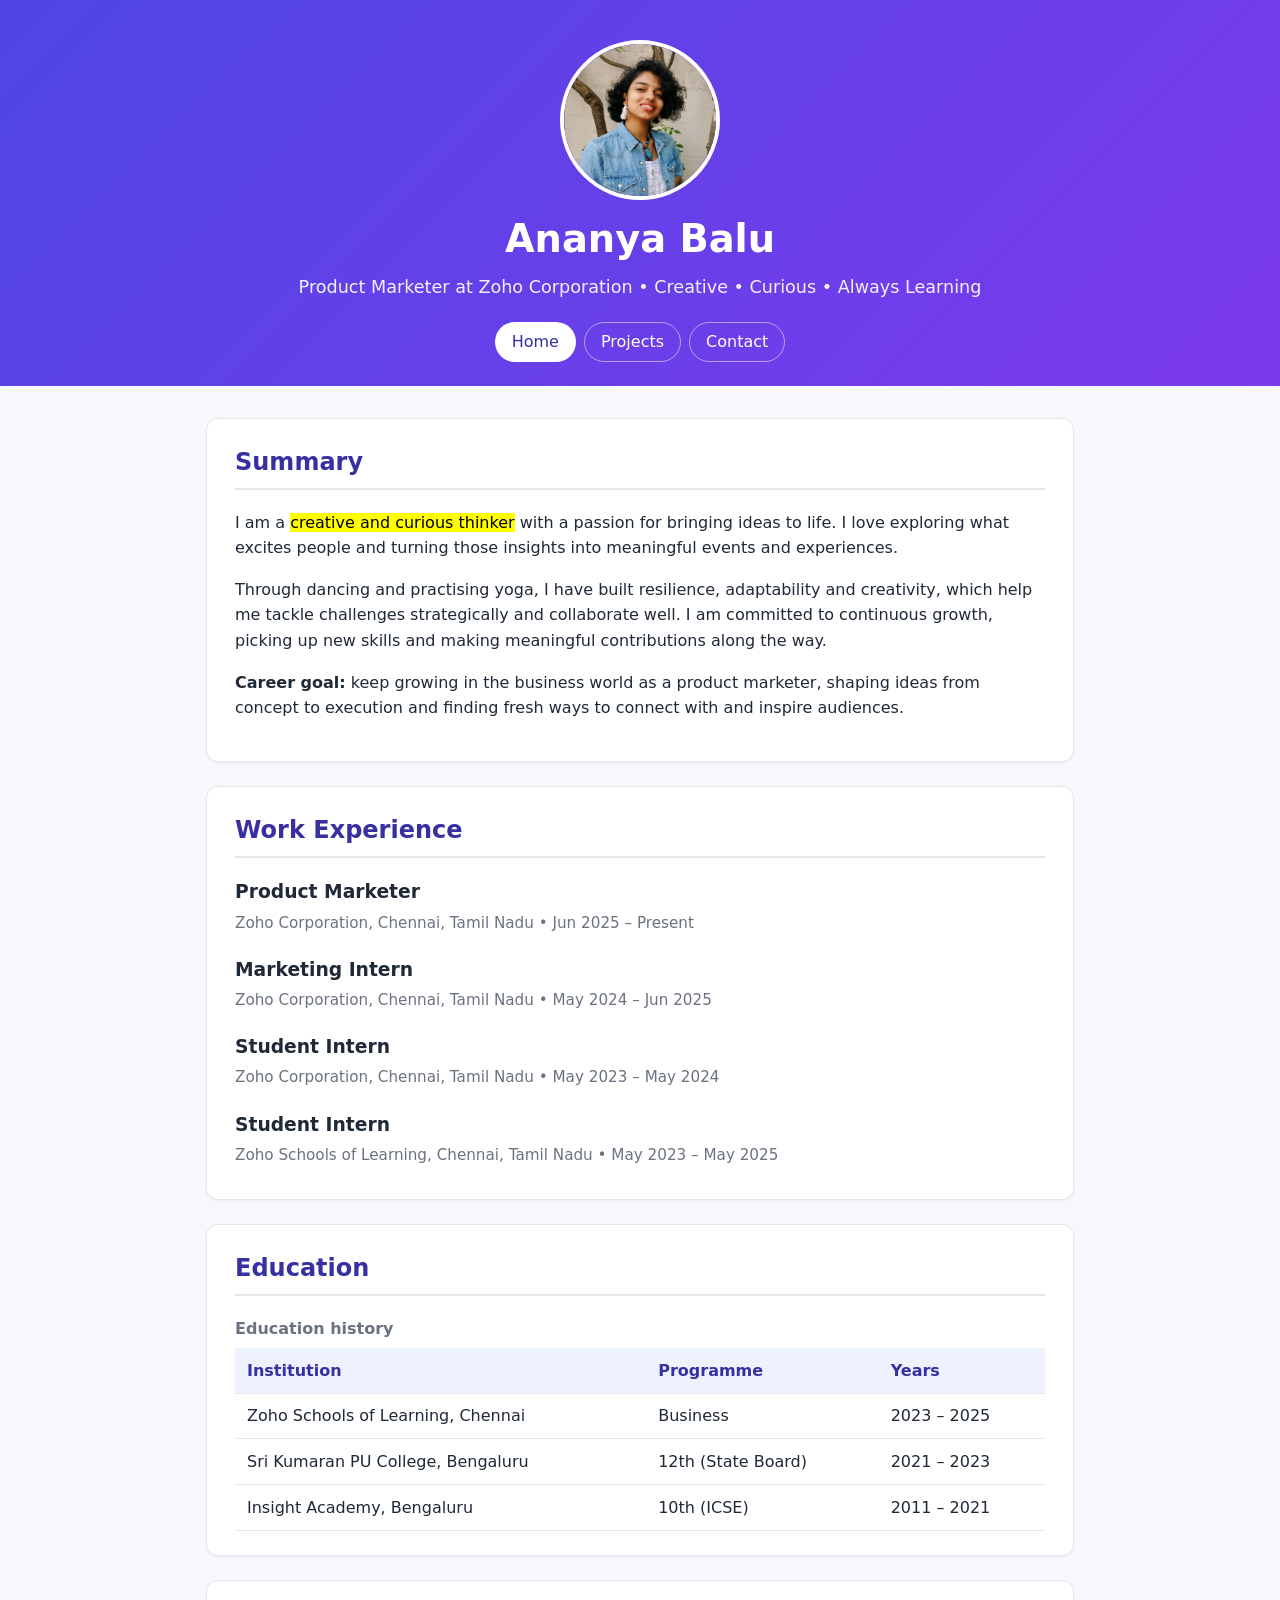
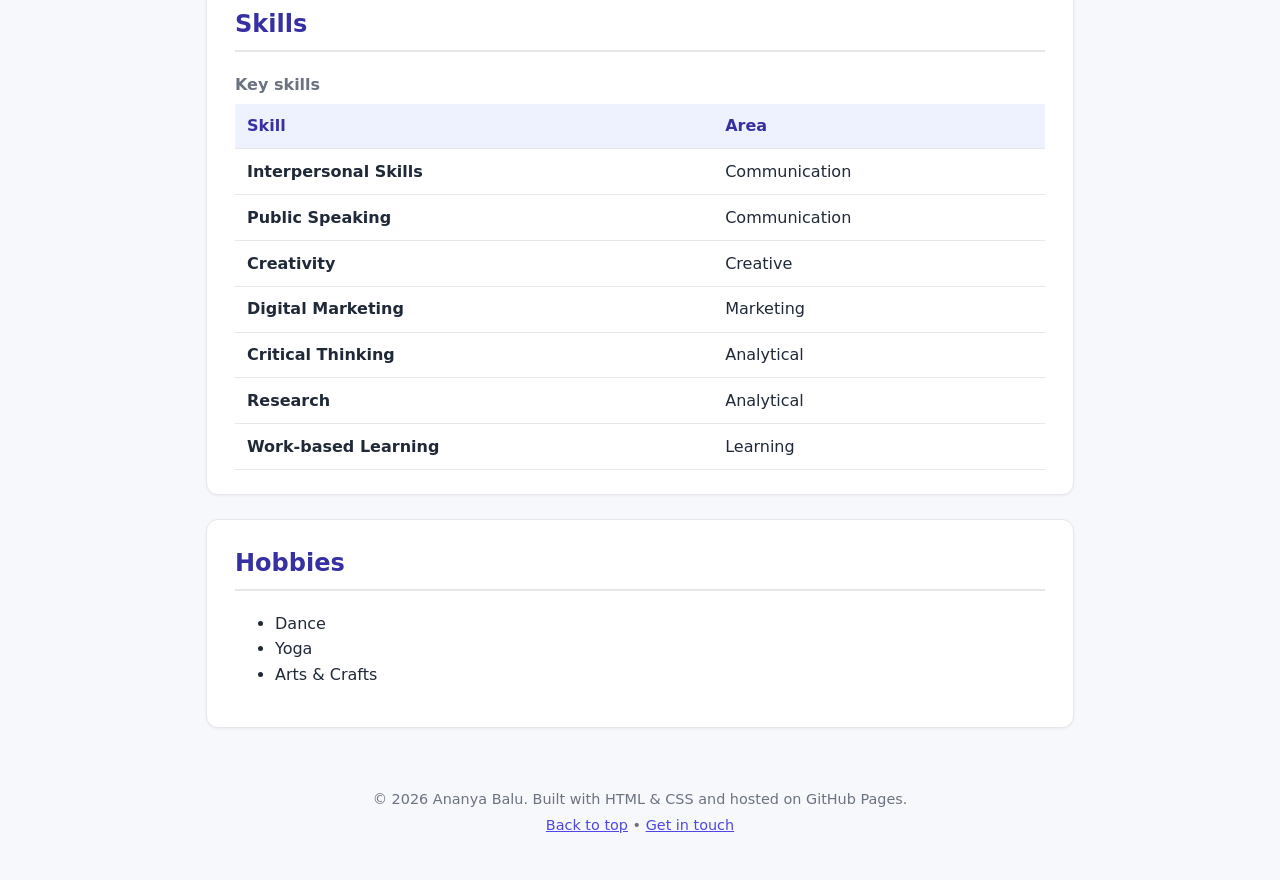
<file: index.html>
<!DOCTYPE html>
<html lang="en">
<head>
  <meta charset="UTF-8">
  <meta name="viewport" content="width=device-width, initial-scale=1.0">
  <meta name="description" content="Resume of Ananya Balu, Product Marketer at Zoho Corporation.">
  <title>Ananya Balu | Resumé</title>
  <link rel="stylesheet" href="style.css">
</head>
<body>

  <header class="site-header" id="top">
    <img class="profile-photo" src="images/profilepic.jpeg" alt="Portrait of Ananya Balu smiling, wearing a denim jacket">
    <h1>Ananya Balu</h1>
    <p class="tagline">Product Marketer at Zoho Corporation &bull; Creative &bull; Curious &bull; Always Learning</p>

    <nav class="site-nav" aria-label="Main navigation">
      <ul>
        <li><a href="index.html" aria-current="page">Home</a></li>
        <li><a href="projects.html">Projects</a></li>
        <li><a href="contact.html">Contact</a></li>
      </ul>
    </nav>
  </header>

  <main>

    <section id="summary">
      <h2>Summary</h2>
      <p>
        I am a <mark>creative and curious thinker</mark> with a passion for bringing ideas to life. I love
        exploring what excites people and turning those insights into meaningful events and experiences.
      </p>
      <p>
        Through dancing and practising yoga, I have built resilience, adaptability and creativity, which help me
        tackle challenges strategically and collaborate well. I am committed to continuous growth, picking up new
        skills and making meaningful contributions along the way.
      </p>
      <p><strong>Career goal:</strong> keep growing in the business world as a product marketer, shaping ideas from concept to execution and finding fresh ways to connect with and inspire audiences.</p>
    </section>

    <section id="experience">
      <h2>Work Experience</h2>

      <article>
        <h3>Product Marketer</h3>
        <p class="meta">Zoho Corporation, Chennai, Tamil Nadu &bull;
          <time datetime="2025-06">Jun 2025</time> &ndash; Present
        </p>
      </article>

      <article>
        <h3>Marketing Intern</h3>
        <p class="meta">Zoho Corporation, Chennai, Tamil Nadu &bull;
          <time datetime="2024-05">May 2024</time> &ndash; <time datetime="2025-06">Jun 2025</time>
        </p>
      </article>

      <article>
        <h3>Student Intern</h3>
        <p class="meta">Zoho Corporation, Chennai, Tamil Nadu &bull;
          <time datetime="2023-05">May 2023</time> &ndash; <time datetime="2024-05">May 2024</time>
        </p>
      </article>

      <article>
        <h3>Student Intern</h3>
        <p class="meta">Zoho Schools of Learning, Chennai, Tamil Nadu &bull;
          <time datetime="2023-05">May 2023</time> &ndash; <time datetime="2025-05">May 2025</time>
        </p>
      </article>
    </section>

    <section id="education">
      <h2>Education</h2>
      <table>
        <caption>Education history</caption>
        <thead>
          <tr>
            <th scope="col">Institution</th>
            <th scope="col">Programme</th>
            <th scope="col">Years</th>
          </tr>
        </thead>
        <tbody>
          <tr>
            <td>Zoho Schools of Learning, Chennai</td>
            <td>Business</td>
            <td><time datetime="2023-05">2023</time> &ndash; <time datetime="2025-05">2025</time></td>
          </tr>
          <tr>
            <td>Sri Kumaran PU College, Bengaluru</td>
            <td>12th (State Board)</td>
            <td><time datetime="2021">2021</time> &ndash; <time datetime="2023">2023</time></td>
          </tr>
          <tr>
            <td>Insight Academy, Bengaluru</td>
            <td>10th (ICSE)</td>
            <td><time datetime="2011">2011</time> &ndash; <time datetime="2021">2021</time></td>
          </tr>
        </tbody>
      </table>
    </section>

    <section id="skills">
      <h2>Skills</h2>
      <table>
        <caption>Key skills</caption>
        <thead>
          <tr>
            <th scope="col">Skill</th>
            <th scope="col">Area</th>
          </tr>
        </thead>
        <tbody>
          <tr><th scope="row">Interpersonal Skills</th><td>Communication</td></tr>
          <tr><th scope="row">Public Speaking</th><td>Communication</td></tr>
          <tr><th scope="row">Creativity</th><td>Creative</td></tr>
          <tr><th scope="row">Digital Marketing</th><td>Marketing</td></tr>
          <tr><th scope="row">Critical Thinking</th><td>Analytical</td></tr>
          <tr><th scope="row">Research</th><td>Analytical</td></tr>
          <tr><th scope="row">Work-based Learning</th><td>Learning</td></tr>
        </tbody>
      </table>
    </section>

    <section id="interests">
      <h2>Hobbies</h2>
      <ul>
        <li>Dance</li>
        <li>Yoga</li>
        <li>Arts & Crafts</li>
      </ul>
    </section>

  </main>

  <footer class="site-footer">
    <p>&copy; 2026 Ananya Balu. Built with HTML &amp; CSS and hosted on GitHub Pages.</p>
    <p><a href="#top">Back to top</a> &bull; <a href="contact.html">Get in touch</a></p>
  </footer>

</body>
</html>
</file>
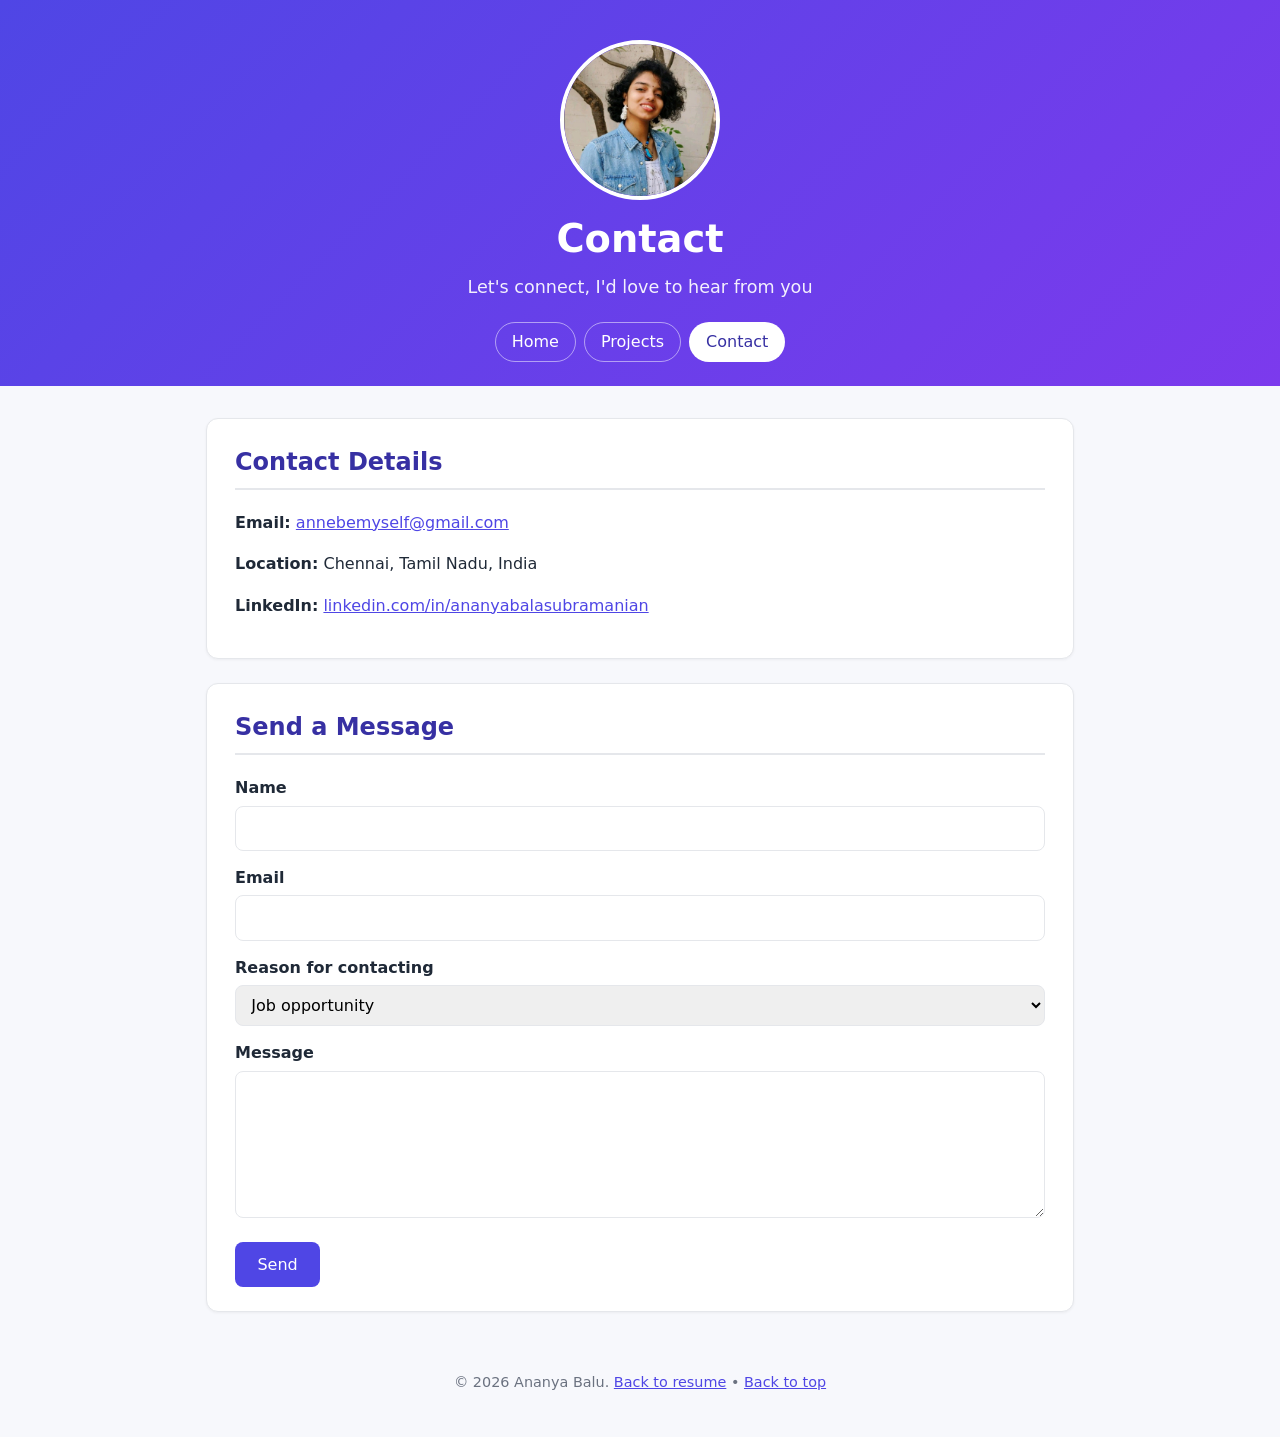
<file: contact.html>
<!DOCTYPE html>
<html lang="en">
<head>
  <meta charset="UTF-8">
  <meta name="viewport" content="width=device-width, initial-scale=1.0">
  <title>Contact | Ananya Balu</title>
  <link rel="stylesheet" href="style.css">
</head>
<body>

  <header class="site-header" id="top">
    <img class="profile-photo" src="images/profilepic.jpeg" alt="Portrait of Ananya Balu smiling, wearing a denim jacket">
    <h1>Contact</h1>
    <p class="tagline">Let's connect, I'd love to hear from you</p>

    <nav class="site-nav" aria-label="Main navigation">
      <ul>
        <li><a href="index.html">Home</a></li>
        <li><a href="projects.html">Projects</a></li>
        <li><a href="contact.html" aria-current="page">Contact</a></li>
      </ul>
    </nav>
  </header>

  <main>

    <section id="details">
      <h2>Contact Details</h2>
      <address>
        <p><strong>Email:</strong> <a href="mailto:annebemyself@gmail.com">annebemyself@gmail.com</a></p>
        <p><strong>Location:</strong> Chennai, Tamil Nadu, India</p>
        <p><strong>LinkedIn:</strong> <a href="https://www.linkedin.com/in/ananyabalasubramanian" target="_blank" rel="noopener">linkedin.com/in/ananyabalasubramanian</a></p>
      </address>
    </section>

    <section id="message">
      <h2>Send a Message</h2>
      <!-- Opens the visitor's email app. Swap for a form service later if you like. -->
      <form>
        <label for="name">Name</label>
        <input type="text" id="name" name="name" required>

        <label for="email">Email</label>
        <input type="email" id="email" name="email" required>

        <label for="reason">Reason for contacting</label>
        <select id="reason" name="reason">
          <option>Job opportunity</option>
          <option>Collaboration</option>
          <option>Reaching out</option>
        </select>

        <label for="msg">Message</label>
        <textarea id="msg" name="message" rows="5" required></textarea>

        <button type="submit">Send</button>
      </form>
    </section>

  </main>

  <footer class="site-footer">
    <p>&copy; 2026 Ananya Balu. <a href="index.html">Back to resume</a> &bull; <a href="#top">Back to top</a></p>
  </footer>

</body>
</html>
</file>
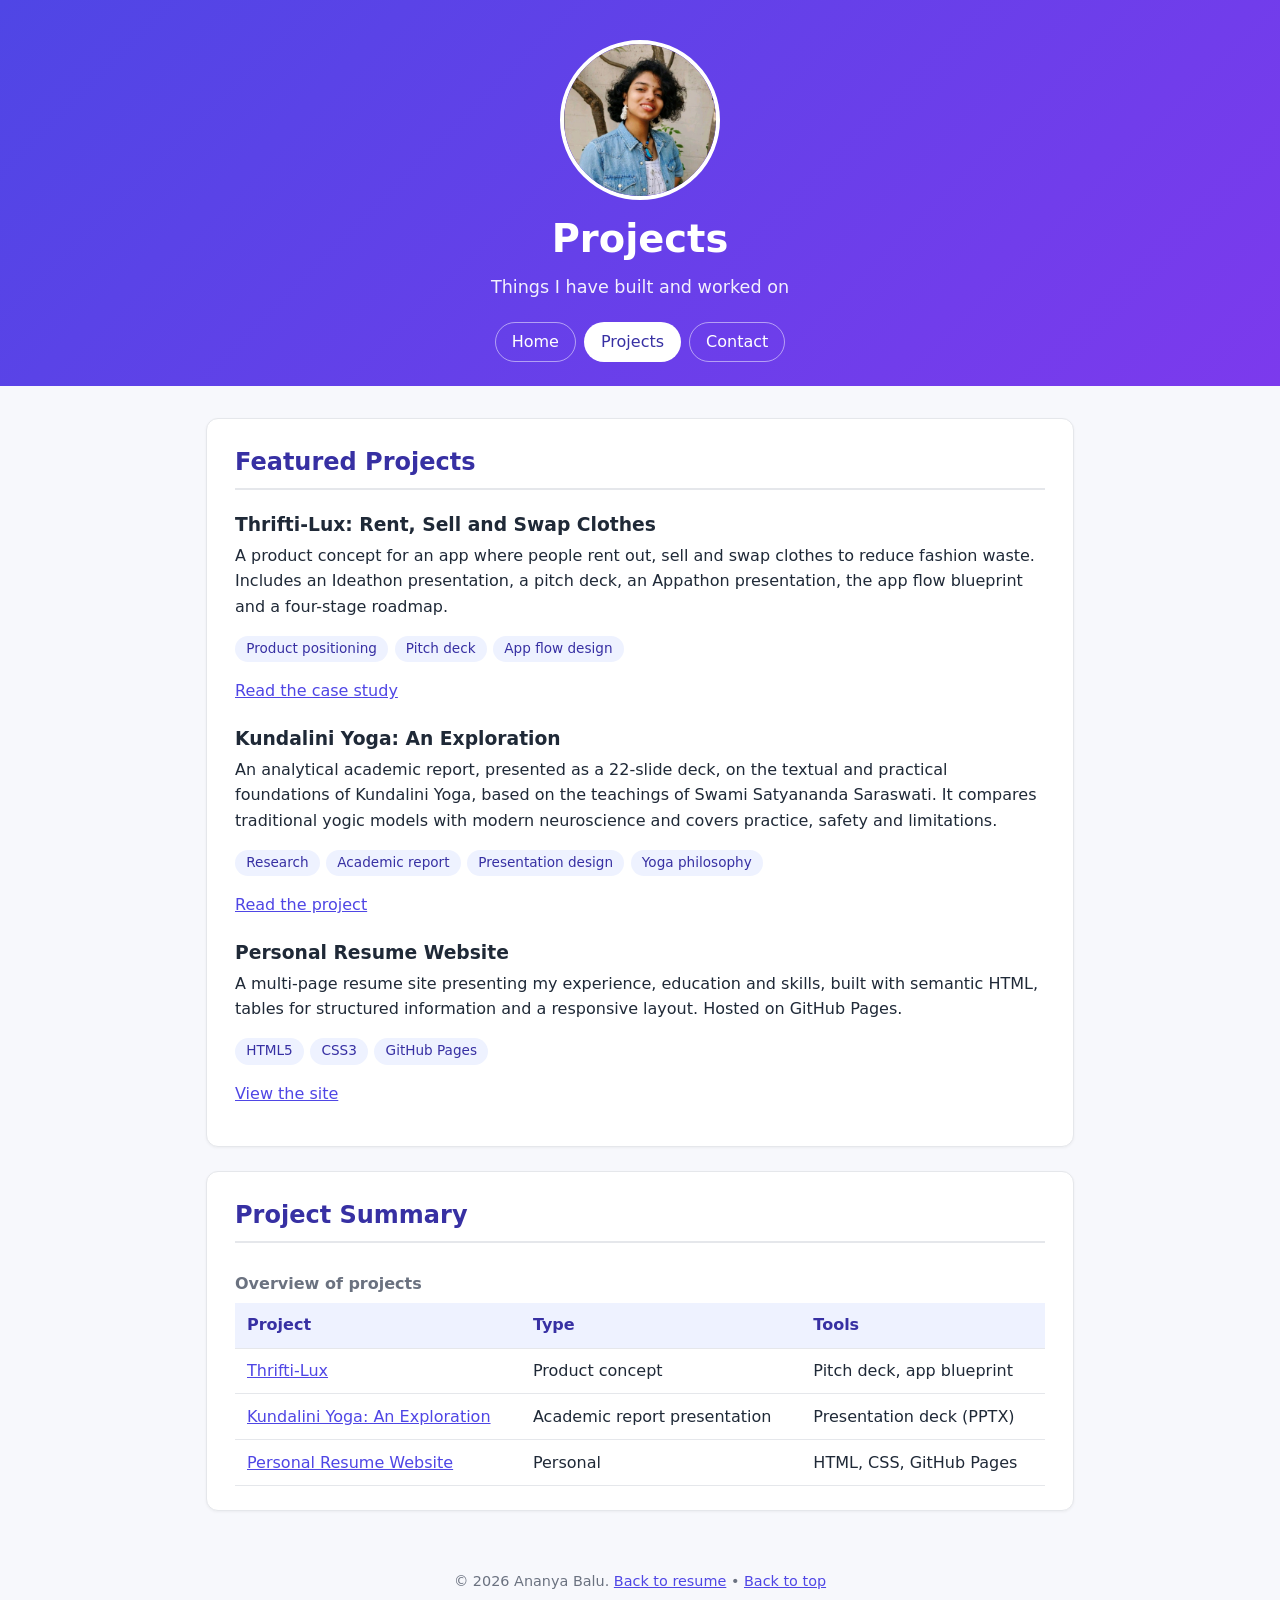
<file: projects.html>
<!DOCTYPE html>
<html lang="en">
<head>
  <meta charset="UTF-8">
  <meta name="viewport" content="width=device-width, initial-scale=1.0">
  <title>Projects | Ananya Balu</title>
  <link rel="stylesheet" href="style.css">
  <style>.table-scroll{overflow-x:auto}</style>
</head>
<body>

  <header class="site-header" id="top">
    <img class="profile-photo" src="images/profilepic.jpeg" alt="Portrait of Ananya Balu smiling, wearing a denim jacket">
    <h1>Projects</h1>
    <p class="tagline">Things I have built and worked on</p>

    <nav class="site-nav" aria-label="Main navigation">
      <ul>
        <li><a href="index.html">Home</a></li>
        <li><a href="projects.html" aria-current="page">Projects</a></li>
        <li><a href="contact.html">Contact</a></li>
      </ul>
    </nav>
  </header>

  <main>

    <section id="featured">
      <h2>Featured Projects</h2>

      <article>
        <h3>Thrifti-Lux: Rent, Sell and Swap Clothes</h3>
        <p>
          A product concept for an app where people rent out, sell and swap clothes to reduce fashion waste.
          Includes an Ideathon presentation, a pitch deck, an Appathon presentation, the app flow blueprint and a
          four-stage roadmap.
        </p>
        <ul class="tech-list" aria-label="Skills and tools used">
          <li>Product positioning</li><li>Pitch deck</li><li>App flow design</li>
        </ul>
        <p><a href="thrifti-lux.html">Read the case study</a></p>
      </article>

      <article>
        <h3>Kundalini Yoga: An Exploration</h3>
        <p>
          An analytical academic report, presented as a 22-slide deck, on the textual and practical foundations of
          Kundalini Yoga, based on the teachings of Swami Satyananda Saraswati. It compares traditional yogic models
          with modern neuroscience and covers practice, safety and limitations.
        </p>
        <ul class="tech-list" aria-label="Skills and tools used">
          <li>Research</li><li>Academic report</li><li>Presentation design</li><li>Yoga philosophy</li>
        </ul>
        <p><a href="kundalini-yoga.html">Read the project</a></p>
      </article>

      <article>
        <h3>Personal Resume Website</h3>
        <p>
          A multi-page resume site presenting my experience, education and skills, built with semantic HTML,
          tables for structured information and a responsive layout. Hosted on GitHub Pages.
        </p>
        <ul class="tech-list" aria-label="Technologies used">
          <li>HTML5</li><li>CSS3</li><li>GitHub Pages</li>
        </ul>
        <p><a href="index.html">View the site</a></p>
      </article>

      <!--
        Add more projects here by copying this block, e.g. a campaign, event or
        marketing project:

        <article>
          <h3>Project title</h3>
          <p>Short description.</p>
          <ul class="tech-list" aria-label="Tools used"><li>Tool 1</li><li>Tool 2</li></ul>
        </article>
      -->
    </section>

    <section id="project-summary">
      <h2>Project Summary</h2>
      <div class="table-scroll"><table>
        <caption>Overview of projects</caption>
        <thead>
          <tr>
            <th scope="col">Project</th>
            <th scope="col">Type</th>
            <th scope="col">Tools</th>
          </tr>
        </thead>
        <tbody>
          <tr><td><a href="thrifti-lux.html">Thrifti-Lux</a></td><td>Product concept</td><td>Pitch deck, app blueprint</td></tr>
          <tr><td><a href="kundalini-yoga.html">Kundalini Yoga: An Exploration</a></td><td>Academic report presentation</td><td>Presentation deck (PPTX)</td></tr>
          <tr><td><a href="index.html">Personal Resume Website</a></td><td>Personal</td><td>HTML, CSS, GitHub Pages</td></tr>
        </tbody>
      </table></div>
    </section>

  </main>

  <footer class="site-footer">
    <p>&copy; 2026 Ananya Balu. <a href="index.html">Back to resume</a> &bull; <a href="#top">Back to top</a></p>
  </footer>

</body>
</html>
</file>
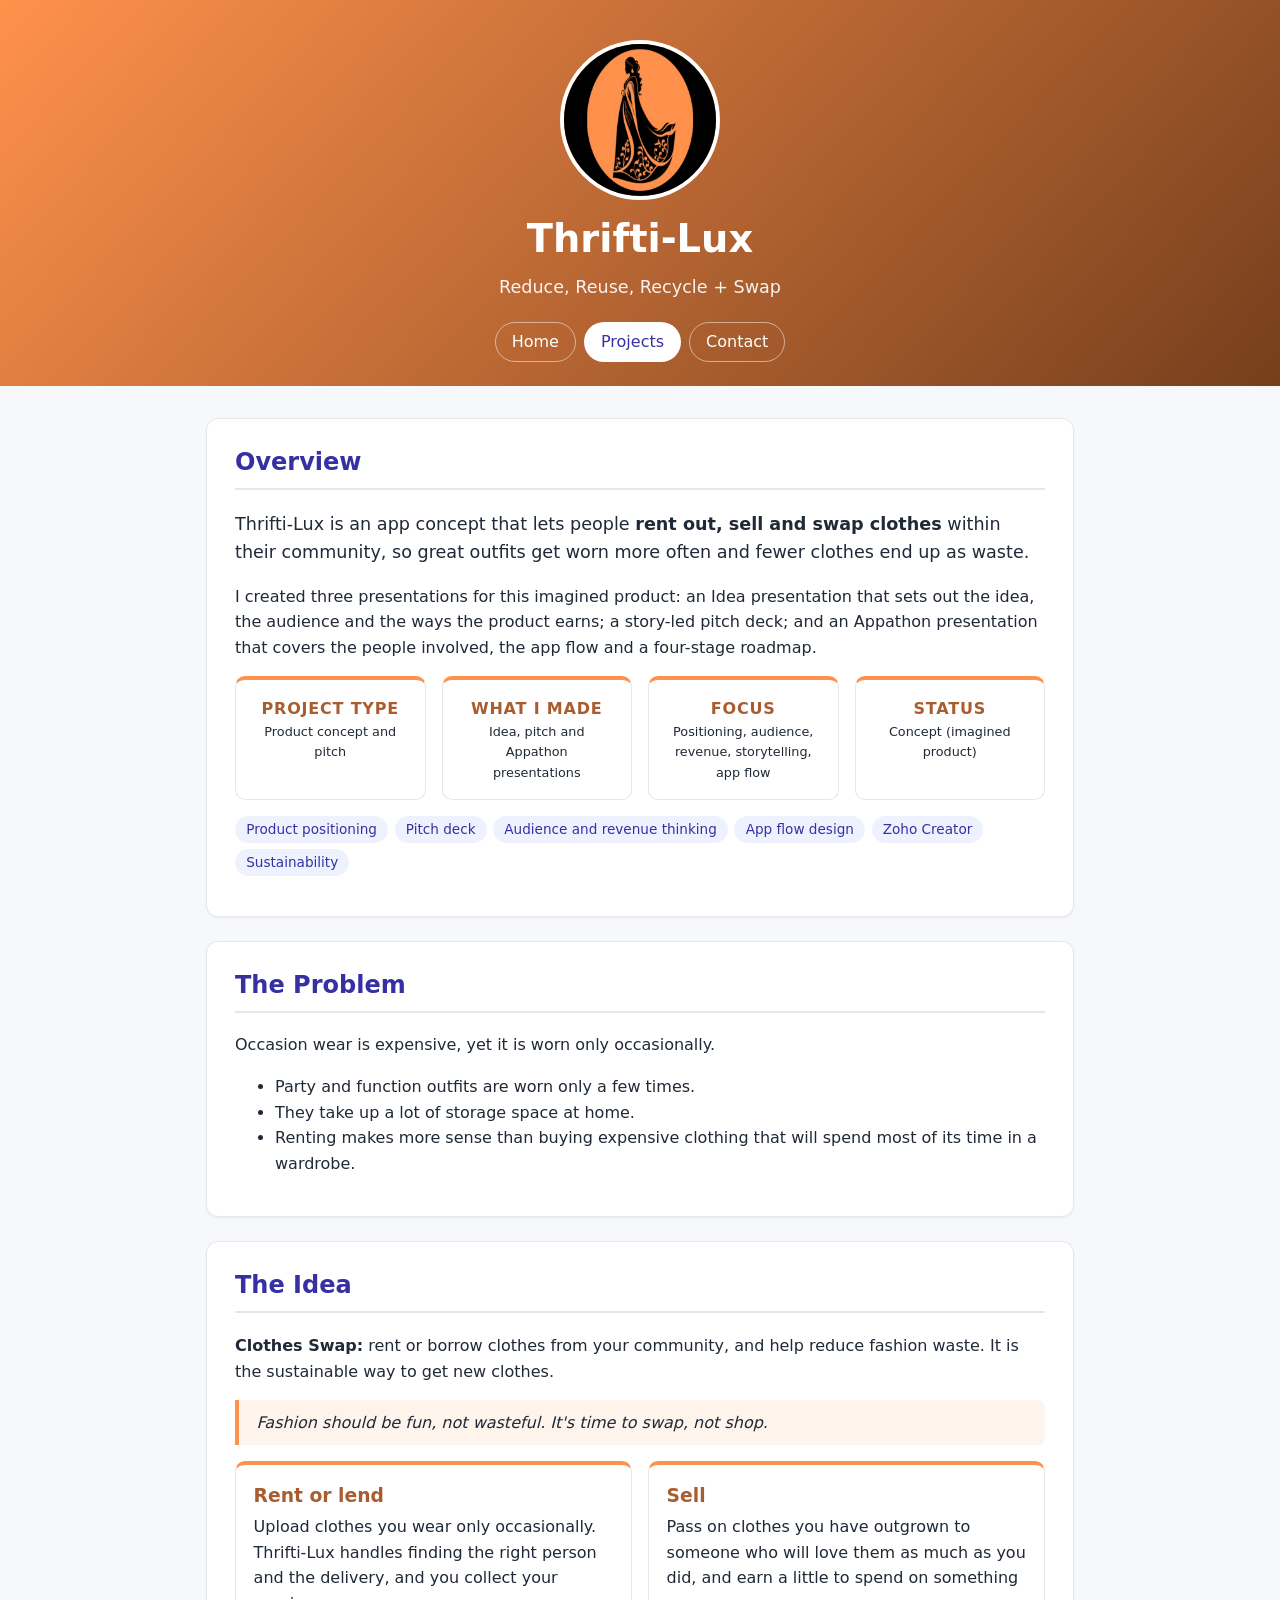
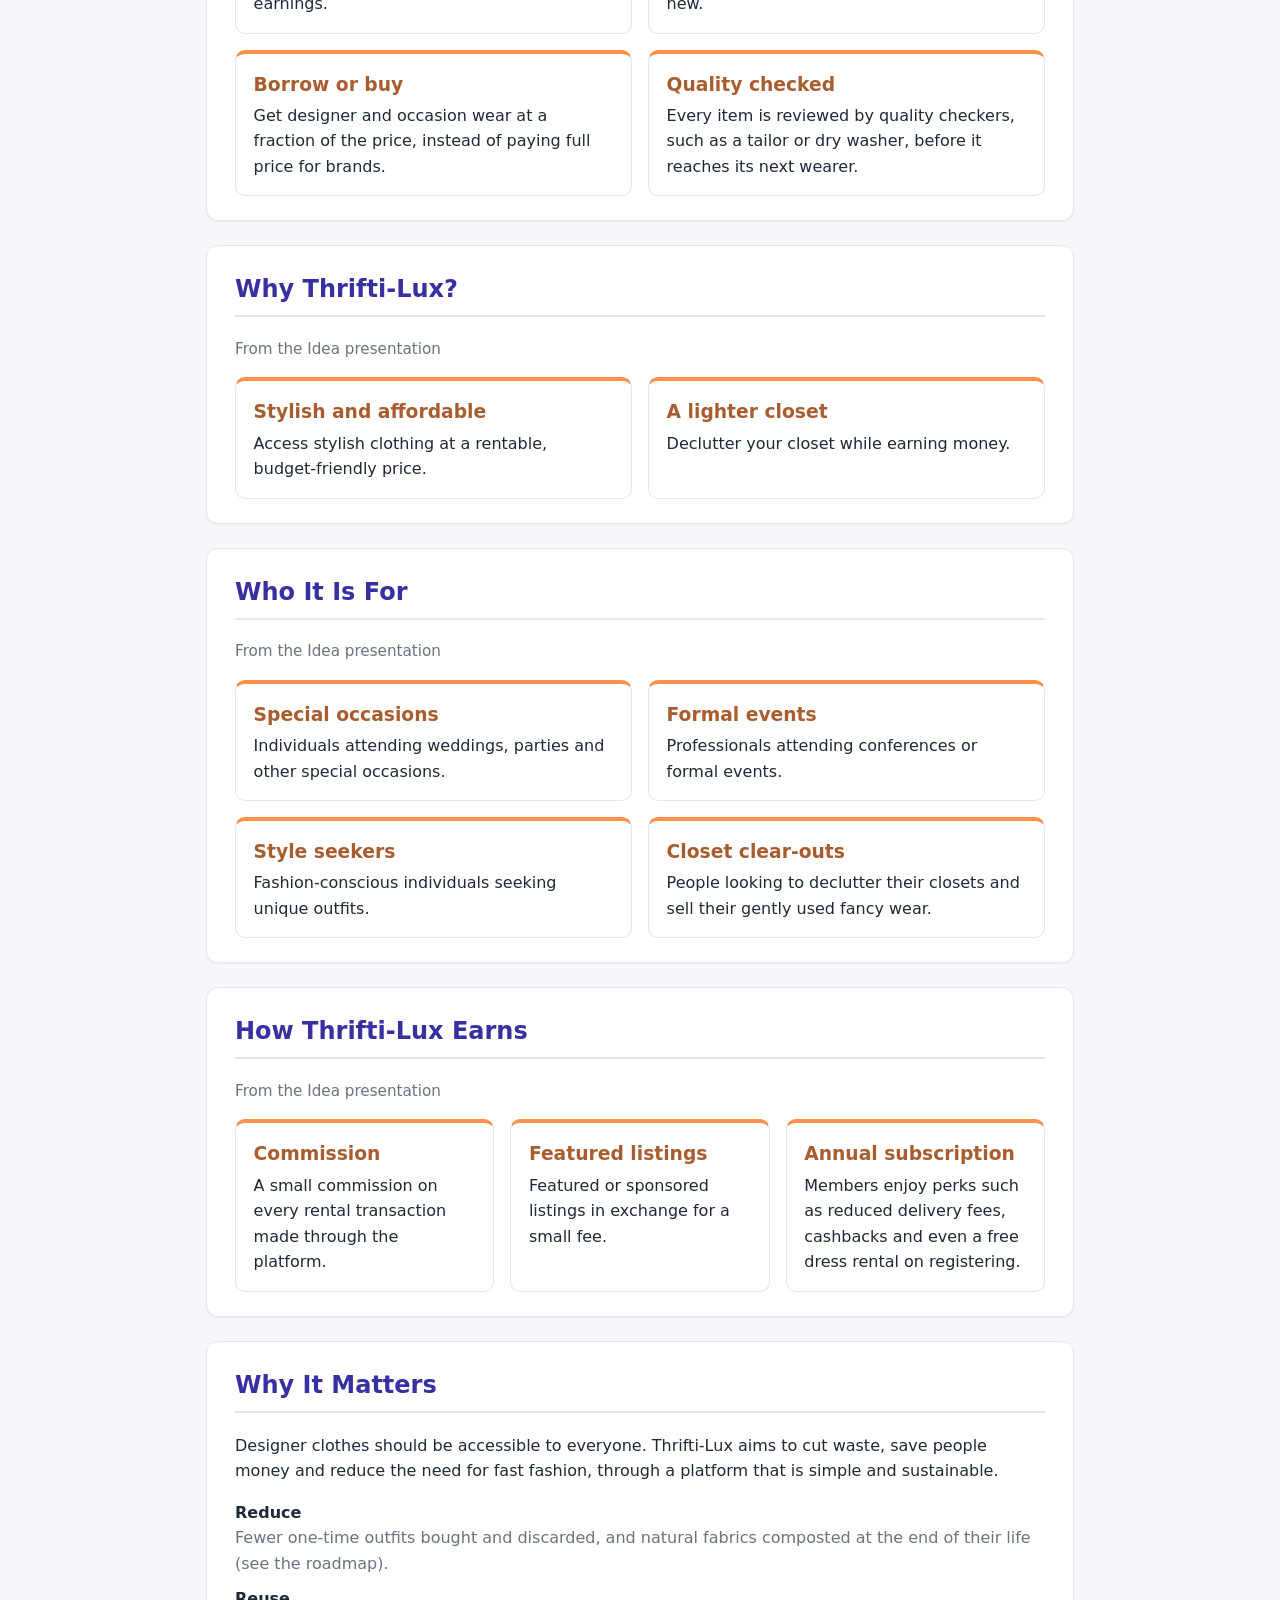
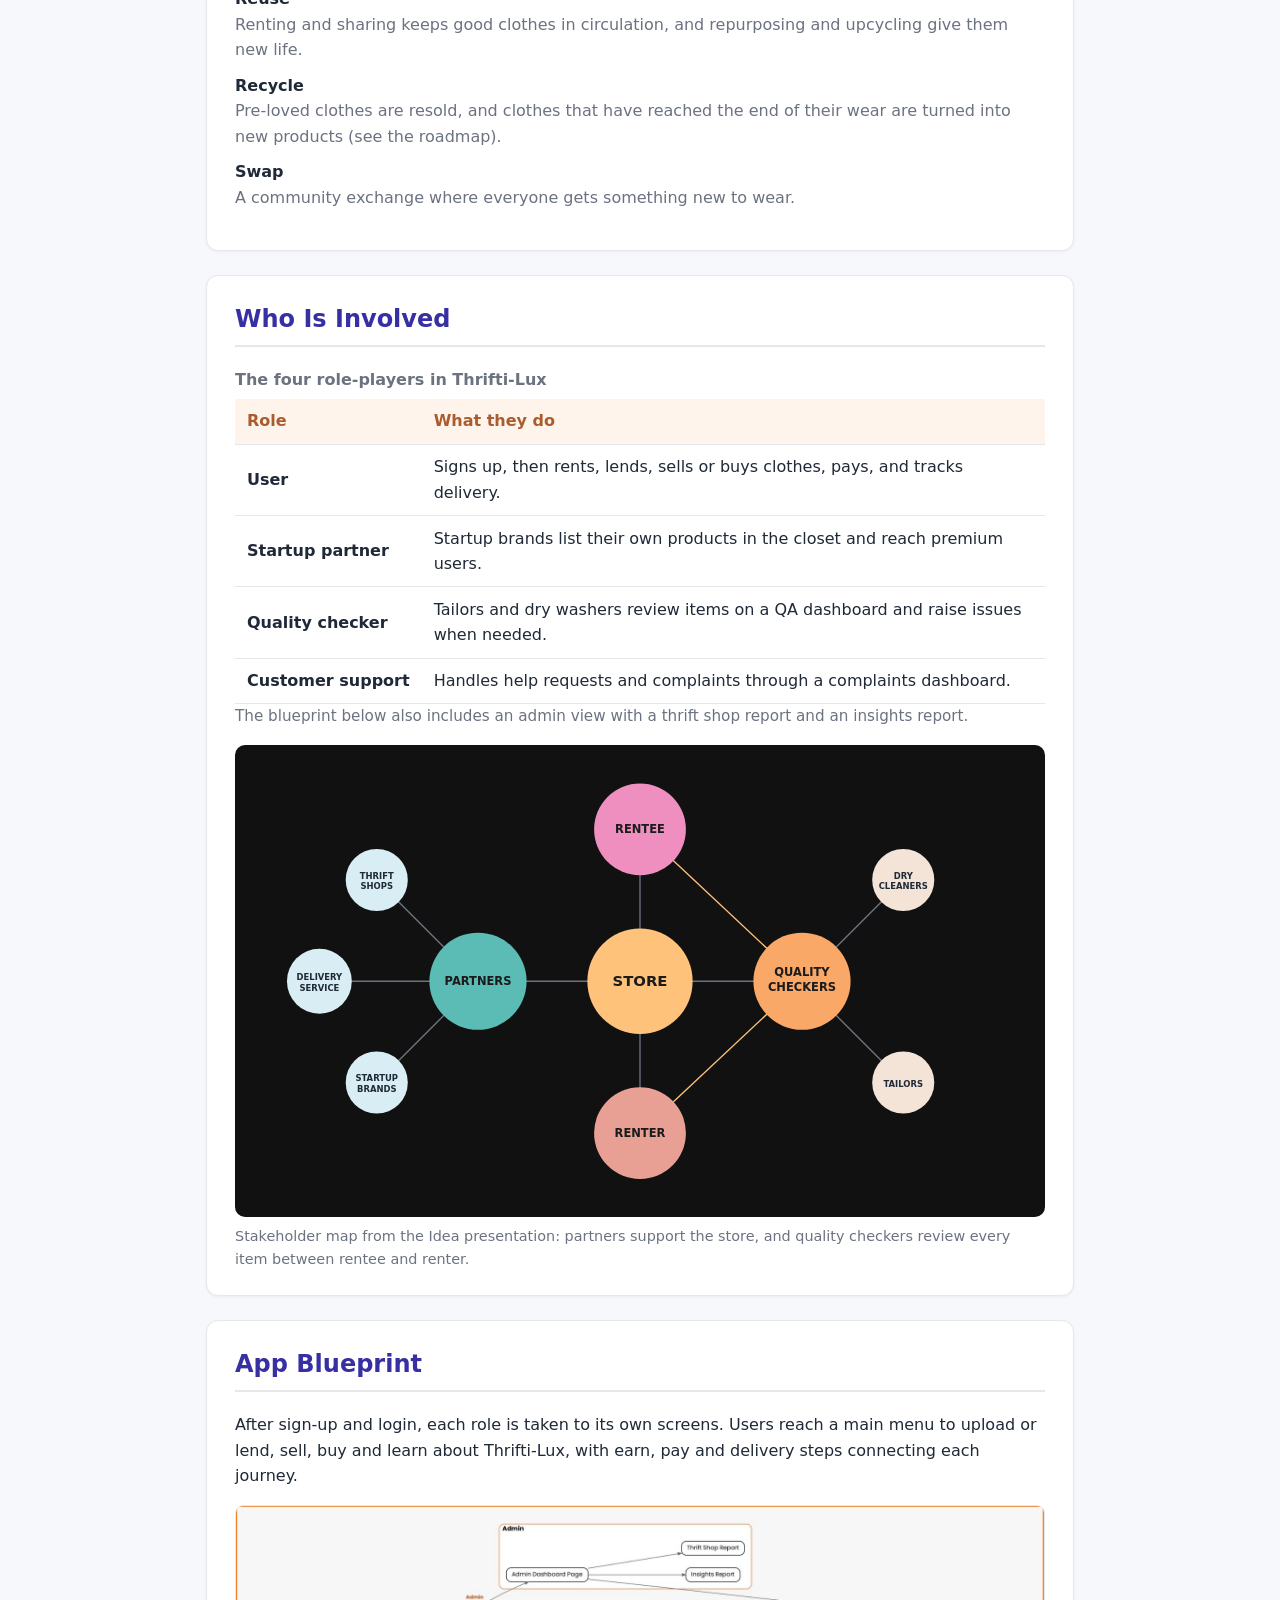
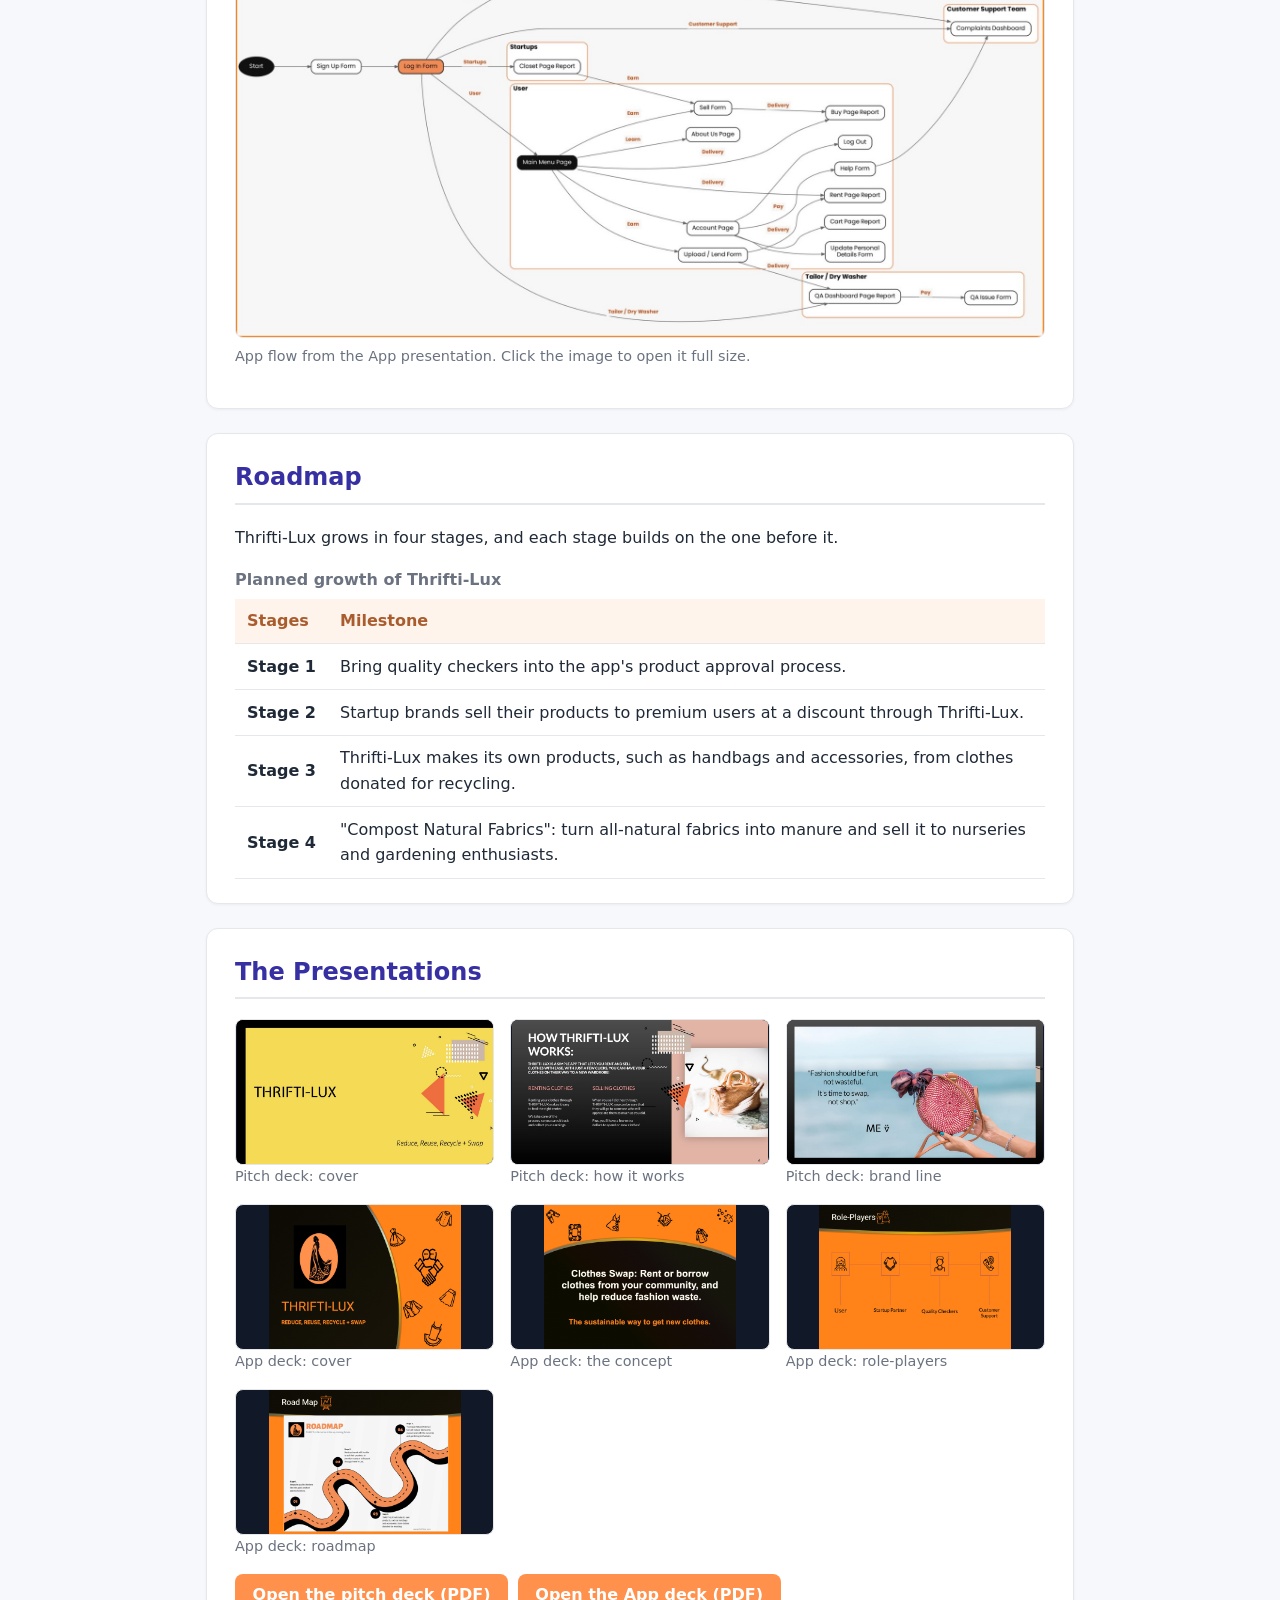
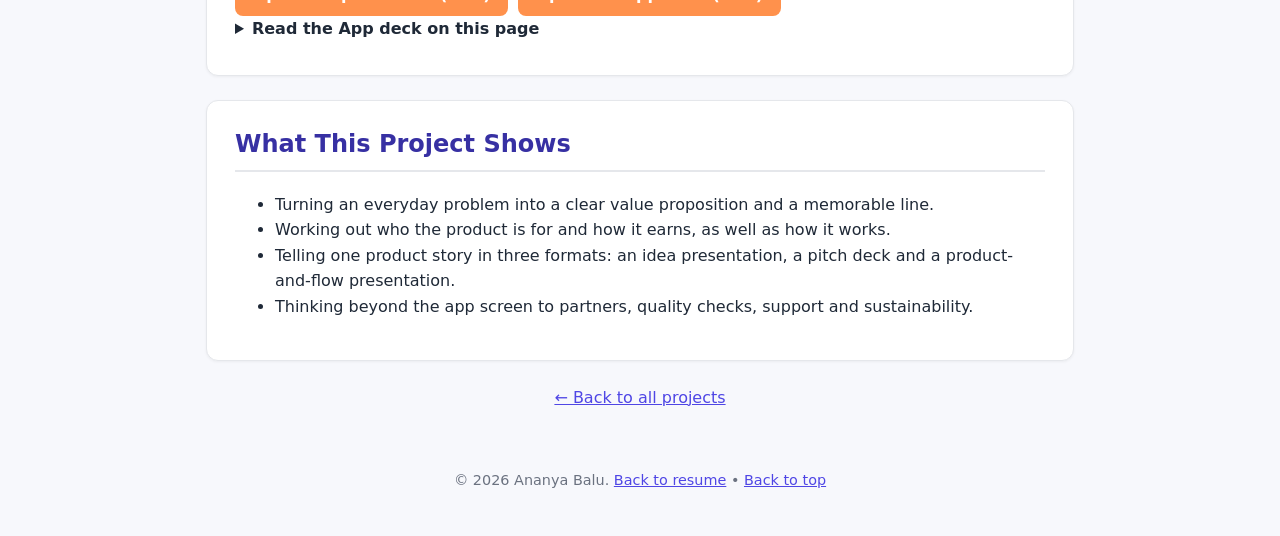
<file: thrifti-lux.html>
<!DOCTYPE html>
<html lang="en">
<head>
  <meta charset="UTF-8">
  <meta name="viewport" content="width=device-width, initial-scale=1.0">
  <meta name="description" content="Thrifti-Lux: a concept for an app where people rent, sell and swap clothes. A product marketing case study by Ananya Balu.">
  <title>Thrifti-Lux | Ananya Balu</title>
  <link rel="stylesheet" href="style.css">
  <link rel="stylesheet" href="project.css">
</head>
<body>

  <header class="site-header" id="top">
    <img class="profile-photo" src="images/logo.png" alt="Thrifti-Lux logo: a woman in a flowing gown against an orange oval">
    <h1>Thrifti-Lux</h1>
    <p class="tagline">Reduce, Reuse, Recycle + Swap</p>

    <nav class="site-nav" aria-label="Main navigation">
      <ul>
        <li><a href="index.html">Home</a></li>
        <li><a href="projects.html" aria-current="page">Projects</a></li>
        <li><a href="contact.html">Contact</a></li>
      </ul>
    </nav>
  </header>

  <main>

    <section id="overview">
      <h2>Overview</h2>
      <p class="lead">
        Thrifti-Lux is an app concept that lets people <strong>rent out, sell and swap clothes</strong> within
        their community, so great outfits get worn more often and fewer clothes end up as waste.
      </p>
      <p>
        I created three presentations for this imagined product: an Idea presentation that sets out the idea,
        the audience and the ways the product earns; a story-led pitch deck; and an Appathon presentation that
        covers the people involved, the app flow and a four-stage roadmap.
      </p>
      <dl class="facts">
        <div><dt>Project type</dt><dd>Product concept and pitch</dd></div>
        <div><dt>What I made</dt><dd>Idea, pitch and Appathon presentations</dd></div>
        <div><dt>Focus</dt><dd>Positioning, audience, revenue, storytelling, app flow</dd></div>
        <div><dt>Status</dt><dd>Concept (imagined product)</dd></div>
      </dl>
      <ul class="tech-list" aria-label="Skills and tools used">
        <li>Product positioning</li><li>Pitch deck</li><li>Audience and revenue thinking</li><li>App flow design</li><li>Zoho Creator</li><li>Sustainability</li>
      </ul>
    </section>

    <section id="problem">
      <h2>The Problem</h2>
      <p>Occasion wear is expensive, yet it is worn only occasionally.</p>
      <ul>
        <li>Party and function outfits are worn only a few times.</li>
        <li>They take up a lot of storage space at home.</li>
        <li>Renting makes more sense than buying expensive clothing that will spend most of its time in a wardrobe.</li>
      </ul>
    </section>

    <section id="solution">
      <h2>The Idea</h2>
      <p>
        <strong>Clothes Swap:</strong> rent or borrow clothes from your community, and help reduce fashion waste.
        It is the sustainable way to get new clothes.
      </p>
      <blockquote>Fashion should be fun, not wasteful. It's time to swap, not shop.</blockquote>

      <div class="cards">
        <article>
          <h3>Rent or lend</h3>
          <p>Upload clothes you wear only occasionally. Thrifti-Lux handles finding the right person and the delivery, and you collect your earnings.</p>
        </article>
        <article>
          <h3>Sell</h3>
          <p>Pass on clothes you have outgrown to someone who will love them as much as you did, and earn a little to spend on something new.</p>
        </article>
        <article>
          <h3>Borrow or buy</h3>
          <p>Get designer and occasion wear at a fraction of the price, instead of paying full price for brands.</p>
        </article>
        <article>
          <h3>Quality checked</h3>
          <p>Every item is reviewed by quality checkers, such as a tailor or dry washer, before it reaches its next wearer.</p>
        </article>
      </div>
    </section>

    <section id="why">
      <h2>Why Thrifti-Lux?</h2>
      <p class="meta">From the Idea presentation</p>
      <div class="cards">
        <article>
          <h3>Stylish and affordable</h3>
          <p>Access stylish clothing at a rentable, budget-friendly price.</p>
        </article>
        <article>
          <h3>A lighter closet</h3>
          <p>Declutter your closet while earning money.</p>
        </article>
      </div>
    </section>

    <section id="audience">
      <h2>Who It Is For</h2>
      <p class="meta">From the Idea presentation</p>
      <div class="cards">
        <article>
          <h3>Special occasions</h3>
          <p>Individuals attending weddings, parties and other special occasions.</p>
        </article>
        <article>
          <h3>Formal events</h3>
          <p>Professionals attending conferences or formal events.</p>
        </article>
        <article>
          <h3>Style seekers</h3>
          <p>Fashion-conscious individuals seeking unique outfits.</p>
        </article>
        <article>
          <h3>Closet clear-outs</h3>
          <p>People looking to declutter their closets and sell their gently used fancy wear.</p>
        </article>
      </div>
    </section>

    <section id="revenue">
      <h2>How Thrifti-Lux Earns</h2>
      <p class="meta">From the Idea presentation</p>
      <div class="cards three">
        <article>
          <h3>Commission</h3>
          <p>A small commission on every rental transaction made through the platform.</p>
        </article>
        <article>
          <h3>Featured listings</h3>
          <p>Featured or sponsored listings in exchange for a small fee.</p>
        </article>
        <article>
          <h3>Annual subscription</h3>
          <p>Members enjoy perks such as reduced delivery fees, cashbacks and even a free dress rental on registering.</p>
        </article>
      </div>
    </section>

    <section id="mission">
      <h2>Why It Matters</h2>
      <p>
        Designer clothes should be accessible to everyone. Thrifti-Lux aims to cut waste,
        save people money and reduce the need for fast fashion, through a platform that is simple and sustainable.
      </p>
      <dl>
        <dt>Reduce</dt><dd>Fewer one-time outfits bought and discarded, and natural fabrics composted at the end of their life (see the roadmap).</dd>
        <dt>Reuse</dt><dd>Renting and sharing keeps good clothes in circulation, and repurposing and upcycling give them new life.</dd>
        <dt>Recycle</dt><dd>Pre-loved clothes are resold, and clothes that have reached the end of their wear are turned into new products (see the roadmap).</dd>
        <dt>Swap</dt><dd>A community exchange where everyone gets something new to wear.</dd>
      </dl>
    </section>

    <section id="roles">
      <h2>Who Is Involved</h2>
      <table class="project-table">
        <caption>The four role-players in Thrifti-Lux</caption>
        <thead>
          <tr>
            <th scope="col">Role</th>
            <th scope="col">What they do</th>
          </tr>
        </thead>
        <tbody>
          <tr>
            <th scope="row">User</th>
            <td>Signs up, then rents, lends, sells or buys clothes, pays, and tracks delivery.</td>
          </tr>
          <tr>
            <th scope="row">Startup partner</th>
            <td>Startup brands list their own products in the closet and reach premium users.</td>
          </tr>
          <tr>
            <th scope="row">Quality checker</th>
            <td>Tailors and dry washers review items on a QA dashboard and raise issues when needed.</td>
          </tr>
          <tr>
            <th scope="row">Customer support</th>
            <td>Handles help requests and complaints through a complaints dashboard.</td>
          </tr>
        </tbody>
      </table>
      <p class="meta">The blueprint below also includes an admin view with a thrift shop report and an insights report.</p>

      <figure class="mindmap">
        <svg viewBox="0 0 1200 700" role="img" aria-labelledby="mm-title mm-desc">
          <title id="mm-title">Thrifti-Lux stakeholder map</title>
          <desc id="mm-desc">The store sits at the centre. Partners (thrift shops, delivery service and startup brands) connect on the left. Quality checkers (dry cleaners and tailors) connect on the right. The rentee is above and the renter is below, and both are linked to the quality checkers.</desc>

          <!-- links first, so the circles sit on top of them -->
          <g>
            <line class="link" x1="600" y1="350" x2="600" y2="125"/>
            <line class="link" x1="600" y1="350" x2="600" y2="575"/>
            <line class="link" x1="600" y1="350" x2="360" y2="350"/>
            <line class="link" x1="600" y1="350" x2="840" y2="350"/>
            <line class="link-qa" x1="600" y1="125" x2="840" y2="350"/>
            <line class="link-qa" x1="600" y1="575" x2="840" y2="350"/>
            <line class="link" x1="360" y1="350" x2="210" y2="200"/>
            <line class="link" x1="360" y1="350" x2="125" y2="350"/>
            <line class="link" x1="360" y1="350" x2="210" y2="500"/>
            <line class="link" x1="840" y1="350" x2="990" y2="200"/>
            <line class="link" x1="840" y1="350" x2="990" y2="500"/>
          </g>

          <!-- main nodes -->
          <circle cx="600" cy="350" r="78" fill="#ffc27a"/>
          <text class="node-label" x="600" y="357" fill="#1b1b1b" style="fill:#1b1b1b;font-size:22px">STORE</text>

          <circle cx="600" cy="125" r="68" fill="#ee8fc0"/>
          <text class="node-label" x="600" y="131" style="fill:#1b1b1b">RENTEE</text>

          <circle cx="600" cy="575" r="68" fill="#e9a094"/>
          <text class="node-label" x="600" y="581" style="fill:#1b1b1b">RENTER</text>

          <circle cx="360" cy="350" r="72" fill="#5bbcb5"/>
          <text class="node-label" x="360" y="356" style="fill:#1b1b1b">PARTNERS</text>

          <circle cx="840" cy="350" r="72" fill="#f9a867"/>
          <text class="node-label" x="840" y="342" style="fill:#1b1b1b">QUALITY</text>
          <text class="node-label" x="840" y="364" style="fill:#1b1b1b">CHECKERS</text>

          <!-- partner nodes -->
          <circle cx="210" cy="200" r="46" fill="#d9edf5"/>
          <text class="node-small" x="210" y="198">THRIFT</text>
          <text class="node-small" x="210" y="214">SHOPS</text>

          <circle cx="125" cy="350" r="48" fill="#d9edf5"/>
          <text class="node-small" x="125" y="348">DELIVERY</text>
          <text class="node-small" x="125" y="364">SERVICE</text>

          <circle cx="210" cy="500" r="46" fill="#d9edf5"/>
          <text class="node-small" x="210" y="498">STARTUP</text>
          <text class="node-small" x="210" y="514">BRANDS</text>

          <!-- quality checker nodes -->
          <circle cx="990" cy="200" r="46" fill="#f3e4d7"/>
          <text class="node-small" x="990" y="198">DRY</text>
          <text class="node-small" x="990" y="214">CLEANERS</text>

          <circle cx="990" cy="500" r="46" fill="#f3e4d7"/>
          <text class="node-small" x="990" y="506">TAILORS</text>
        </svg>
        <figcaption>Stakeholder map from the Idea presentation: partners support the store, and quality checkers review every item between rentee and renter.</figcaption>
      </figure>
    </section>

    <section id="blueprint">
      <h2>App Blueprint</h2>
      <p>
        After sign-up and login, each role is taken to its own screens. Users reach a main menu to upload or lend,
        sell, buy and learn about Thrifti-Lux, with earn, pay and delivery steps connecting each journey.
      </p>
      <figure class="blueprint">
        <a href="images/blueprint.jpg" target="_blank" rel="noopener">
          <img src="images/blueprint.jpg" loading="lazy"
               alt="Flow diagram of the Thrifti-Lux app. Sign Up and Log In lead to separate paths for Admin, User, Startups, Tailor/Dry Washer and Customer Support Team, connecting pages such as Main Menu, Upload/Lend Form, Sell Form, Buy Page Report, QA Dashboard and Complaints Dashboard.">
        </a>
        <figcaption>App flow from the App presentation. Click the image to open it full size.</figcaption>
      </figure>
    </section>

    <section id="roadmap">
      <h2>Roadmap</h2>
      <p>Thrifti-Lux grows in four stages, and each stage builds on the one before it.</p>
      <table class="project-table">
        <caption>Planned growth of Thrifti-Lux</caption>
        <thead>
          <tr>
            <th scope="col">Stages</th>
            <th scope="col">Milestone</th>
          </tr>
        </thead>
        <tbody>
          <tr>
            <th scope="row">Stage 1</th>
            <td>Bring quality checkers into the app's product approval process.</td>
          </tr>
          <tr>
            <th scope="row">Stage 2</th>
            <td>Startup brands sell their products to premium users at a discount through Thrifti-Lux.</td>
          </tr>
          <tr>
            <th scope="row">Stage 3</th>
            <td>Thrifti-Lux makes its own products, such as handbags and accessories, from clothes donated for recycling.</td>
          </tr>
          <tr>
            <th scope="row">Stage 4</th>
            <td>"Compost Natural Fabrics": turn all-natural fabrics into manure and sell it to nurseries and gardening enthusiasts.</td>
          </tr>
        </tbody>
      </table>
    </section>

    <section id="decks">
      <h2>The Presentations</h2>
      <div class="gallery">
        <figure>
          <img src="images/pitch-title.jpg" loading="lazy" alt="Pitch deck cover slide: Thrifti-Lux on a yellow background with geometric shapes">
          <figcaption>Pitch deck: cover</figcaption>
        </figure>
        <figure>
          <img src="images/pitch-how-it-works.jpg" loading="lazy" alt="Pitch deck slide explaining how Thrifti-Lux works for renting and selling clothes">
          <figcaption>Pitch deck: how it works</figcaption>
        </figure>
        <figure>
          <img src="images/pitch-quote.jpg" loading="lazy" alt="Pitch deck slide with the line 'Fashion should be fun, not wasteful. It's time to swap, not shop.' beside a woven handbag">
          <figcaption>Pitch deck: brand line</figcaption>
        </figure>
        <figure>
          <img src="images/app-title.jpg" loading="lazy" alt="App deck cover slide with the Thrifti-Lux logo and clothing icons on an orange background">
          <figcaption>App deck: cover</figcaption>
        </figure>
        <figure>
          <img src="images/app-concept.jpg" loading="lazy" alt="App slide: Clothes Swap, rent or borrow clothes from your community and help reduce fashion waste">
          <figcaption>App deck: the concept</figcaption>
        </figure>
        <figure>
          <img src="images/app-roles.jpg" loading="lazy" alt="App slide showing four role-players: User, Startup Partner, Quality Checkers and Customer Support">
          <figcaption>App deck: role-players</figcaption>
        </figure>
        <figure>
          <img src="images/app-roadmap.jpg" loading="lazy" alt="App slide: a winding road with four numbered stages, from quality checkers in the approval process to composting natural fabrics">
          <figcaption>App deck: roadmap</figcaption>
        </figure>
      </div>

      <ul class="deck-links">
        <li><a class="button-link" href="docs/thrifti-lux-pitch-deck.pdf" target="_blank" rel="noopener">Open the pitch deck (PDF)</a></li>
        <li><a class="button-link" href="docs/thrifti-lux-app-deck.pdf" target="_blank" rel="noopener">Open the App deck (PDF)</a></li>
      </ul>

      <details>
        <summary>Read the App deck on this page</summary>
        <object class="pdf-frame" data="docs/thrifti-lux-app-deck.pdf" type="application/pdf" aria-label="Thrifti-Lux App presentation">
          <p>Your browser opens PDFs in a separate tab. <a href="docs/thrifti-lux-app-deck.pdf">Open the App deck</a>.</p>
        </object>
      </details>
    </section>

    <section id="takeaways">
      <h2>What This Project Shows</h2>
      <ul>
        <li>Turning an everyday problem into a clear value proposition and a memorable line.</li>
        <li>Working out who the product is for and how it earns, as well as how it works.</li>
        <li>Telling one product story in three formats: an idea presentation, a pitch deck and a product-and-flow presentation.</li>
        <li>Thinking beyond the app screen to partners, quality checks, support and sustainability.</li>
      </ul>
    </section>

    <p class="back-link"><a href="projects.html">&larr; Back to all projects</a></p>

  </main>

  <footer class="site-footer">
    <p>&copy; 2026 Ananya Balu. <a href="index.html">Back to resume</a> &bull; <a href="#top">Back to top</a></p>
  </footer>
  
</body>
</html>
</file>
<file: style.css>
:root {
  --bg: #f7f8fc;
  --card: #ffffff;
  --text: #1f2937;
  --muted: #6b7280;
  --accent: #4f46e5;
  --accent-dark: #3730a3;
  --border: #e5e7eb;
}

* { box-sizing: border-box; }

body {
  margin: 0;
  font-family: "Segoe UI", system-ui, -apple-system, Arial, sans-serif;
  background: var(--bg);
  color: var(--text);
  line-height: 1.6;
}

a { color: var(--accent); }
a:hover { color: var(--accent-dark); }

/* ---------- Header & navigation ---------- */
.site-header {
  background: linear-gradient(135deg, #4f46e5, #7c3aed);
  color: #fff;
  text-align: center;
  padding: 2.5rem 1rem 1.5rem;
}

.site-header h1 { margin: 0.5rem 0 0.25rem; font-size: 2.4rem; }
.tagline { margin: 0 0 1.25rem; font-size: 1.1rem; opacity: 0.92; }

.profile-photo {
  width: 160px;
  height: 160px;
  border-radius: 50%;
  object-fit: cover;
  border: 4px solid #fff;
  background: #fff;
}

.site-nav ul {
  list-style: none;
  margin: 0;
  padding: 0;
  display: flex;
  justify-content: center;
  flex-wrap: wrap;
  gap: 0.5rem;
}

.site-nav a {
  display: inline-block;
  color: #fff;
  text-decoration: none;
  padding: 0.4rem 1rem;
  border-radius: 999px;
  border: 1px solid rgba(255, 255, 255, 0.5);
}

.site-nav a:hover,
.site-nav a[aria-current="page"] {
  background: #fff;
  color: var(--accent-dark);
}

/* ---------- Layout ---------- */
main {
  max-width: 900px;
  margin: 2rem auto;
  padding: 0 1rem;
}

main > section {
  background: var(--card);
  border: 1px solid var(--border);
  border-radius: 12px;
  padding: 1.5rem 1.75rem;
  margin-bottom: 1.5rem;
  box-shadow: 0 1px 3px rgba(0, 0, 0, 0.05);
}

h2 {
  margin-top: 0;
  color: var(--accent-dark);
  border-bottom: 2px solid var(--border);
  padding-bottom: 0.4rem;
}

h3 { margin-bottom: 0.2rem; }

article { margin-bottom: 1.25rem; }
article:last-child { margin-bottom: 0; }

.meta { color: var(--muted); font-size: 0.95rem; margin: 0 0 0.5rem; }

.tech-list {
  list-style: none;
  padding: 0;
  display: flex;
  flex-wrap: wrap;
  gap: 0.4rem;
}

.tech-list li {
  background: #eef2ff;
  color: var(--accent-dark);
  padding: 0.15rem 0.7rem;
  border-radius: 999px;
  font-size: 0.85rem;
}

/* ---------- Tables ---------- */
table {
  width: 100%;
  border-collapse: collapse;
  margin-top: 0.5rem;
}

caption {
  text-align: left;
  font-weight: 600;
  color: var(--muted);
  margin-bottom: 0.4rem;
}

th, td {
  text-align: left;
  padding: 0.6rem 0.75rem;
  border-bottom: 1px solid var(--border);
}

thead th { background: #eef2ff; color: var(--accent-dark); }
tbody tr:hover { background: #fafaff; }

meter { width: 100%; height: 14px; }

/* ---------- Misc ---------- */
details { margin-bottom: 0.6rem; }
summary { cursor: pointer; font-weight: 600; }

dl dt { font-weight: 600; margin-top: 0.6rem; }
dl dd { margin-left: 0; color: var(--muted); }

figure { margin: 0 0 1rem; }
figcaption { color: var(--muted); font-size: 0.9rem; }
figure img { max-width: 100%; border-radius: 8px; border: 1px solid var(--border); }

form label { display: block; margin-top: 0.9rem; font-weight: 600; }

input, textarea, select {
  width: 100%;
  padding: 0.55rem 0.7rem;
  margin-top: 0.3rem;
  border: 1px solid var(--border);
  border-radius: 8px;
  font: inherit;
}

button {
  margin-top: 1rem;
  padding: 0.6rem 1.4rem;
  background: var(--accent);
  color: #fff;
  border: none;
  border-radius: 8px;
  font: inherit;
  cursor: pointer;
}

button:hover { background: var(--accent-dark); }

address { font-style: normal; }

.site-footer {
  text-align: center;
  color: var(--muted);
  padding: 1.5rem 1rem 2.5rem;
  font-size: 0.9rem;
}

@media (max-width: 600px) {
  .site-header h1 { font-size: 1.8rem; }
  main > section { padding: 1.1rem; }
}
/* ---------- Page-wide consistency ---------- */
html { scroll-behavior: smooth; }
img { max-width: 100%; }
.site-header .profile-photo { display: block; margin: 0 auto; }
.lead { font-size: 1.1rem; }
article h3 + p, article p:first-of-type { margin-top: 0.2rem; }
.site-footer p { margin: 0.2rem 0; }
@media (prefers-reduced-motion: reduce) { html { scroll-behavior: auto; } }
</file>
<file: project.css>
/* Extra styles for the Thrifti-Lux case study page.
   Loaded after ../style.css so it only adds to the main stylesheet. */

:root {
  --brand: #FF914C;
  --brand-dark: #a95d2e;
  --brand-soft: #fff4ec;
}

/* ---------- Header in the project's own colours ---------- */
.site-header {
  background: linear-gradient( 
133deg, #ff914c, #763f1c);
  color: #fff;
  text-align: center;
  padding: 2.5rem 1rem 1.5rem;
}

.site-header h1 { margin: 0.5rem 0 0.25rem; font-size: 2.4rem; }
.tagline { margin: 0 0 1.25rem; font-size: 1.1rem; opacity: 0.92; }

/* ---------- At a glance ---------- */
.facts {
  display: grid;
  grid-template-columns: repeat(auto-fit, minmax(170px, 1fr));
  gap: 1rem;
  margin: 1rem 0 0;
}

.facts div {
  background: #fff;
  border: 1px solid var(--border);
  border-top: 4px solid var(--brand);
  border-radius: 10px;
  padding: 1rem 1.1rem;
  text-align: center;   /* centres the label and the value in each card */
}

.facts dt { margin: 0; font-size: 1rem; text-transform: uppercase; letter-spacing: 0.05em; color: var(--brand-dark); }
.facts dd { margin: 0 0 0; font-size: 0.8rem; color: var(--text); }


blockquote {
  margin: 1rem 0 0;
  padding: 0.6rem 1.1rem;
  border-left: 4px solid var(--brand);
  background: var(--brand-soft);
  border-radius: 0 8px 8px 0;
  font-style: italic;
}

/* ---------- Two-up and four-up cards ---------- */
.cards {
  display: grid;
  grid-template-columns: repeat(auto-fit, minmax(300px, 1fr));
  gap: 1rem;
  margin-top: 1rem;
}

.cards article {
  margin: 0;
  padding: 1rem 1.1rem;
  border: 1px solid var(--border);
  border-radius: 10px;
  border-top: 4px solid var(--brand);
}

.cards h3 { margin-top: 0; color: var(--brand-dark); }
.cards p { margin: 0.3rem 0 0; }

/* ---------- Blueprint & slide figures ---------- */
.blueprint img { width: 100%; height: auto; background: #fff; }

.gallery {
  display: grid;
  grid-template-columns: repeat(auto-fit, minmax(250px, 1fr));
  gap: 1rem;
  margin-top: 1rem;
}

.gallery figure { margin: 0; }
.gallery img {
  width: 100%;
  aspect-ratio: 16 / 9;
  object-fit: contain;
  background: #111827;
  display: block;
  border-radius: 8px;
}

.deck-links { display: flex; flex-wrap: wrap; gap: 0.6rem; margin: 1rem 0 0; padding: 0; list-style: none; }

.button-link {
  display: inline-block;
  padding: 0.5rem 1.1rem;
  background: var(--brand);
  color: #fff;
  border-radius: 8px;
  text-decoration: none;
  font-weight: 600;
}

.button-link:hover { background: var(--brand-dark); color: #fff; }

.pdf-frame { width: 100%; height: 520px; border: 1px solid var(--border); border-radius: 8px; margin-top: 0.8rem; }

/* ---------- Table tweaks ---------- */
.project-table thead th { background: var(--brand-soft); color: var(--brand-dark); }
.project-table td:first-child, .project-table th[scope="row"] { white-space: nowrap; font-weight: 600; }

.back-link { margin: 0 0 2rem; text-align: center; }

@media (max-width: 600px) {
  .pdf-frame { height: 360px; }
  .project-table td:first-child, .project-table th[scope="row"] { white-space: normal; }
}

/* ---------- Added: Ideathon content (audience, revenue, stakeholder map) ---------- */
.cards.three { grid-template-columns: repeat(auto-fit, minmax(240px, 1fr)); }

.mindmap { margin: 1rem 0 0; }
.mindmap svg { display: block; width: 100%; height: auto; background: #111; border-radius: 10px; }
.mindmap text { font-family: "Segoe UI", system-ui, -apple-system, Arial, sans-serif; text-anchor: middle; }
.mindmap .node-label { font-weight: 700; font-size: 17px; fill: #fff; }
.mindmap .node-small { font-weight: 600; font-size: 12.5px; fill: #1f2937; }
.mindmap .link { stroke: #6b7280; stroke-width: 2; fill: none; }
.mindmap .link-qa { stroke: #ffc27a; stroke-width: 2; fill: none; }
.mindmap figcaption { margin-top: 0.5rem; }
</file>
